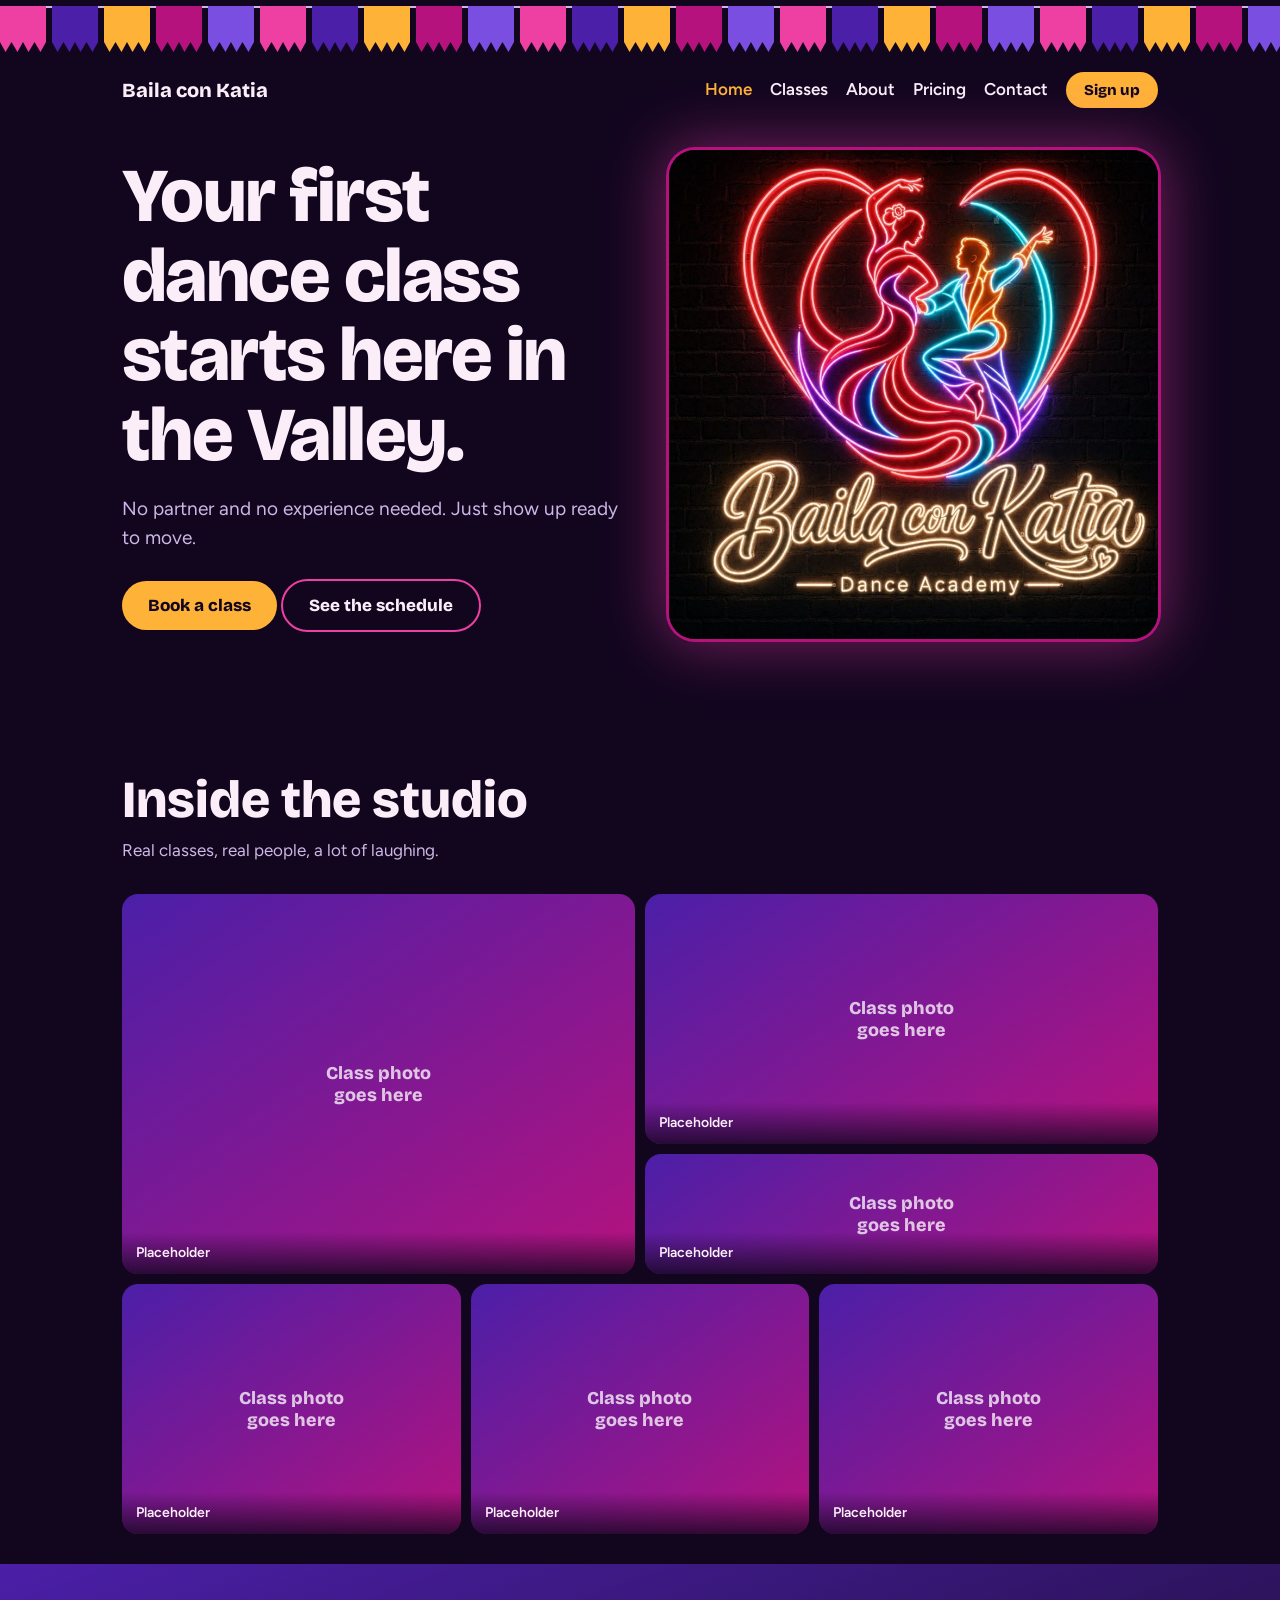
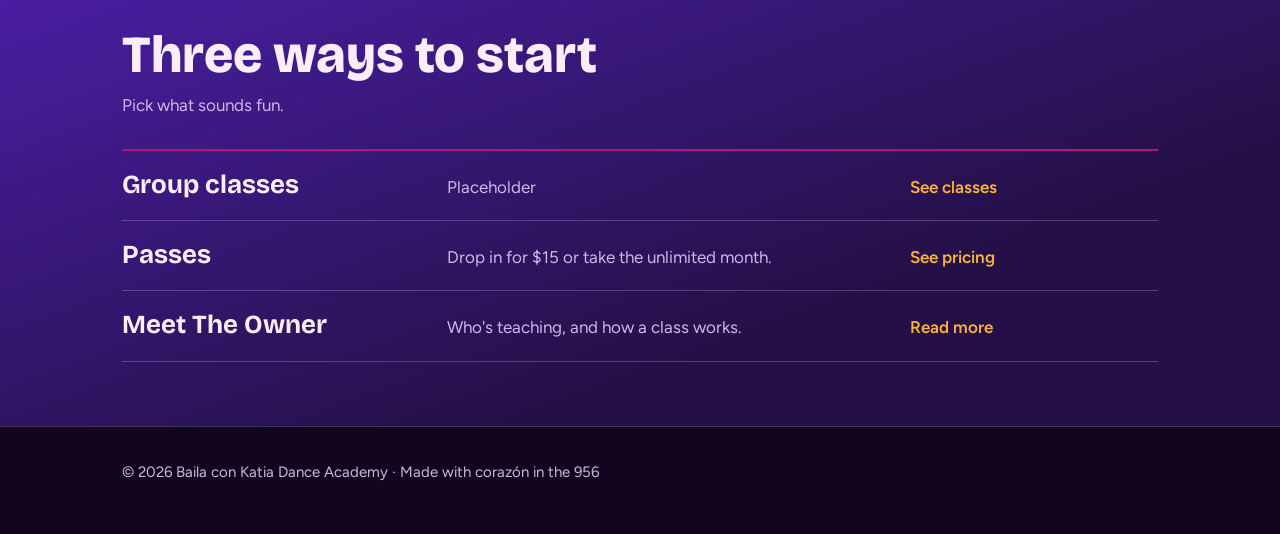
<file: index.html>
<!DOCTYPE html>
<html lang="en">
<head>
<meta charset="utf-8">
<meta name="viewport" content="width=device-width, initial-scale=1, viewport-fit=cover">
<meta name="theme-color" content="#12061f">
<title>Baila con Katia Dance Academy | Rio Grande Valley</title>
<meta name="description" content="Dance classes in Hidalgo County, Rio Grande Valley, TX. ">
<link rel="icon" href="images/neon-sign.jpg">
<link href="https://fonts.googleapis.com/css2?family=Bricolage+Grotesque:opsz,wght@12..96,500;12..96,800&family=Figtree:wght@400;600&display=swap" rel="stylesheet">
<link rel="stylesheet" href="css/styles.css">
</head>
<body>
<div class="picado" id="picado" aria-hidden="true"></div>
<div class="wrap">
<nav aria-label="Main"><b>Baila con Katia</b><div id="menu"><a href="index.html" aria-current="page">Home</a><a href="classes.html">Classes</a><a href="about.html">About</a><a href="pricing.html">Pricing</a><a href="contact.html">Contact</a><a class="btn" href="pricing.html" style="padding:9px 18px;font-size:15px">Sign up</a></div></nav>
<header class="hero">
<div>
<h1>Your first dance class starts here in the Valley.</h1>
<p>No partner and no experience needed. Just show up ready to move.</p>
<a class="btn" href="pricing.html">Book a class</a> <a class="btn ghost" href="classes.html">See the schedule</a>
</div>
<div class="sign"><img src="images/neon-sign.jpg" alt="Neon sign of a couple dancing inside a heart: Baila con Katia Dance Academy" width="900" height="900"></div>
</header>
</div>
<section style="padding-bottom:30px"><div class="wrap"><h2>Inside the studio</h2><p class="lead">Real classes, real people, a lot of laughing.</p><div class="gal" id="gal"></div></div></section>
<section class="band"><div class="wrap">
<h2>Three ways to start</h2>
<p class="lead">Pick what sounds fun.</p>
<div class="classes">
<a class="row" href="classes.html" style="text-decoration:none"><h3>Group classes</h3><span>Placeholder</span><em>See classes</em></a>
<a class="row" href="pricing.html" style="text-decoration:none"><h3>Passes</h3><span>Drop in for $15 or take the unlimited month.</span><em>See pricing</em></a>
<a class="row" href="about.html" style="text-decoration:none"><h3>Meet The Owner</h3><span>Who's teaching, and how a class works.</span><em>Read more</em></a>
</div></div></section>

<div class="bar" id="bar"><a class="btn" href="pricing.html">Book a class</a><a class="btn ghost" href="contact.html">Visit</a></div>
<footer><div class="wrap">© 2026 Baila con Katia Dance Academy · Made with corazón in the 956</div></footer>
<script src="js/main.js"></script>
</body>
</html>
</file>
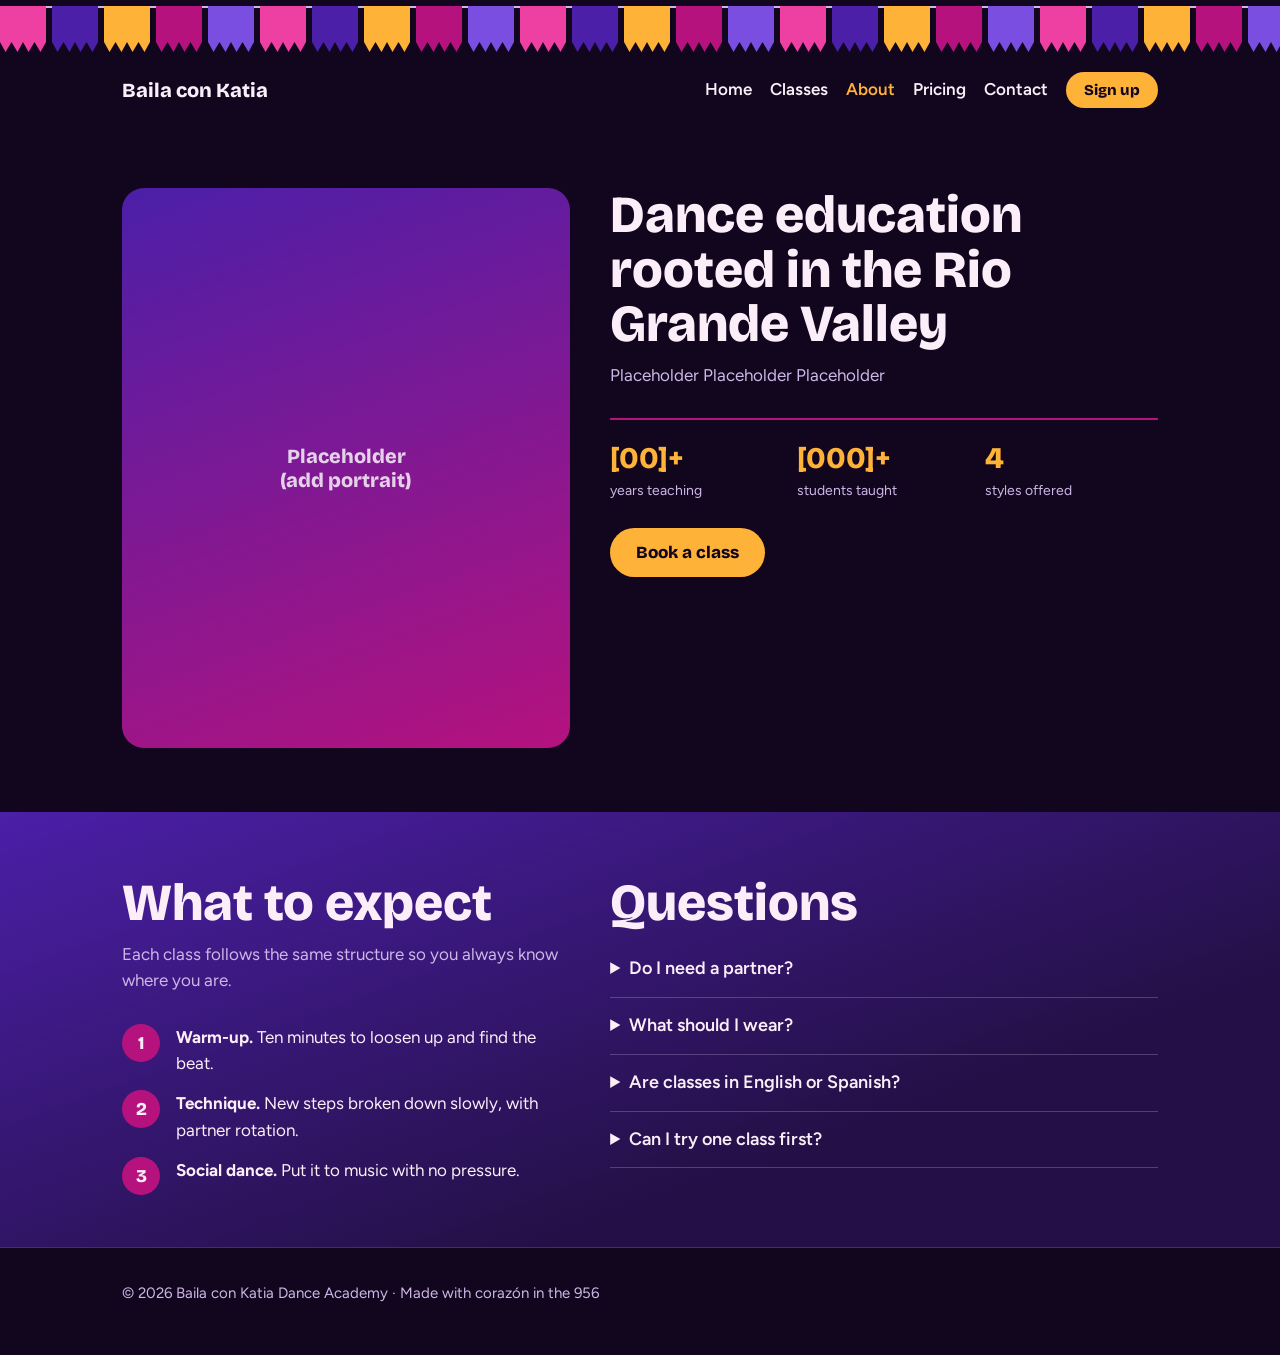
<file: about.html>
<!DOCTYPE html>
<html lang="en">
<head>
<meta charset="utf-8">
<meta name="viewport" content="width=device-width, initial-scale=1, viewport-fit=cover">
<meta name="theme-color" content="#12061f">
<title>About Katia | Baila con Katia</title>
<meta name="description" content="Latin dance classes in Hidalgo County, Rio Grande Valley, TX. Salsa, bachata, cumbia, kids classes and private lessons.">
<link rel="icon" href="images/neon-sign.jpg">
<link href="https://fonts.googleapis.com/css2?family=Bricolage+Grotesque:opsz,wght@12..96,500;12..96,800&family=Figtree:wght@400;600&display=swap" rel="stylesheet">
<link rel="stylesheet" href="css/styles.css">
</head>
<body>
<div class="picado" id="picado" aria-hidden="true"></div>
<div class="wrap">
<nav aria-label="Main"><b>Baila con Katia</b><div id="menu"><a href="index.html">Home</a><a href="classes.html">Classes</a><a href="about.html" aria-current="page">About</a><a href="pricing.html">Pricing</a><a href="contact.html">Contact</a><a class="btn" href="pricing.html" style="padding:9px 18px;font-size:15px">Sign up</a></div></nav>
</div>
<section><div class="wrap">
<div class="ab"><div class="portrait">Placeholder<br>(add portrait)</div>
<div><h2>Dance education rooted in the Rio Grande Valley</h2>
<p class="lead">Placeholder Placeholder Placeholder</p>
<div class="facts"><div><b>[00]+</b><span>years teaching</span></div><div><b>[000]+</b><span>students taught</span></div><div><b>4</b><span>styles offered</span></div></div>
<a class="btn" href="pricing.html">Book a class</a></div></div></div></section>
<section class="band"><div class="wrap ab">
<div><h2>What to expect</h2><p class="lead">Each class follows the same structure so you always know where you are.</p>
<ol class="steps"><li><strong>Warm-up.</strong> Ten minutes to loosen up and find the beat.</li><li><strong>Technique.</strong> New steps broken down slowly, with partner rotation.</li><li><strong>Social dance.</strong> Put it to music with no pressure.</li></ol></div>
<div><h2>Questions</h2>
<details><summary>Do I need a partner?</summary><p>No. We rotate partners during class.</p></details>
<details><summary>What should I wear?</summary><p>Comfortable clothes and shoes you can pivot in. Avoid sneakers with heavy grip.</p></details>
<details><summary>Are classes in English or Spanish?</summary><p>Both. Katia teaches in English y español.</p></details>
<details><summary>Can I try one class first?</summary><p>Yes. The drop-in pass is made for that.</p></details>
</div></div></section>

<div class="bar" id="bar"><a class="btn" href="pricing.html">Book a class</a><a class="btn ghost" href="contact.html">Visit</a></div>
<footer><div class="wrap">© 2026 Baila con Katia Dance Academy · Made with corazón in the 956</div></footer>
<script src="js/main.js"></script>
</body>
</html>
</file>
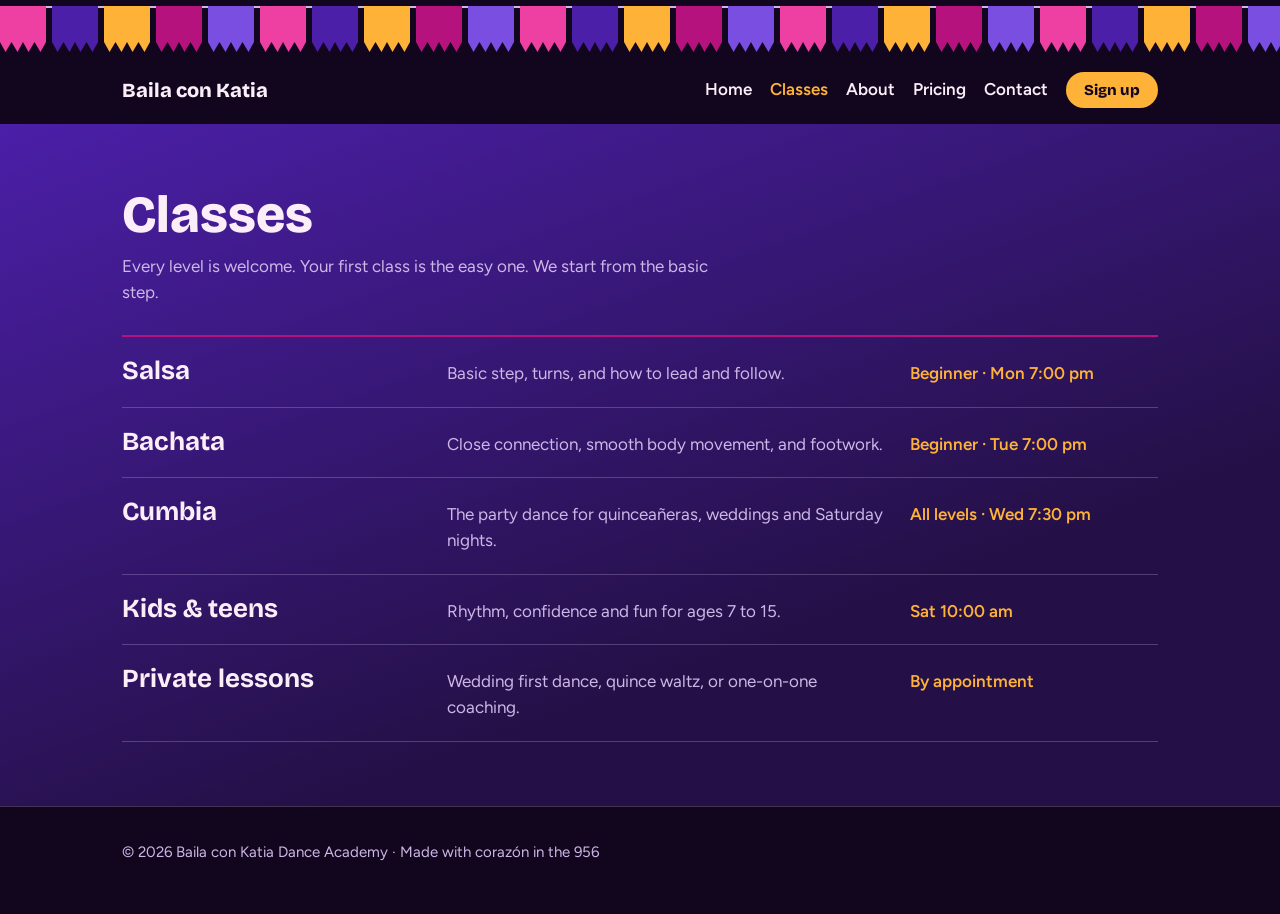
<file: classes.html>
<!DOCTYPE html>
<html lang="en">
<head>
<meta charset="utf-8">
<meta name="viewport" content="width=device-width, initial-scale=1, viewport-fit=cover">
<meta name="theme-color" content="#12061f">
<title>Classes | Baila con Katia</title>
<meta name="description" content="Latin dance classes in Hidalgo County, Rio Grande Valley, TX. Salsa, bachata, cumbia, kids classes and private lessons.">
<link rel="icon" href="images/neon-sign.jpg">
<link href="https://fonts.googleapis.com/css2?family=Bricolage+Grotesque:opsz,wght@12..96,500;12..96,800&family=Figtree:wght@400;600&display=swap" rel="stylesheet">
<link rel="stylesheet" href="css/styles.css">
</head>
<body>
<div class="picado" id="picado" aria-hidden="true"></div>
<div class="wrap">
<nav aria-label="Main"><b>Baila con Katia</b><div id="menu"><a href="index.html">Home</a><a href="classes.html" aria-current="page">Classes</a><a href="about.html">About</a><a href="pricing.html">Pricing</a><a href="contact.html">Contact</a><a class="btn" href="pricing.html" style="padding:9px 18px;font-size:15px">Sign up</a></div></nav>
</div>
<section class="band" id="classes"><div class="wrap">
<h2>Classes</h2>
<p class="lead">Every level is welcome. Your first class is the easy one. We start from the basic step.</p>
<div class="classes">
<div class="row"><h3>Salsa</h3><span>Basic step, turns, and how to lead and follow.</span><em>Beginner · Mon 7:00 pm</em></div>
<div class="row"><h3>Bachata</h3><span>Close connection, smooth body movement, and footwork.</span><em>Beginner · Tue 7:00 pm</em></div>
<div class="row"><h3>Cumbia</h3><span>The party dance for quinceañeras, weddings and Saturday nights.</span><em>All levels · Wed 7:30 pm</em></div>
<div class="row"><h3>Kids &amp; teens</h3><span>Rhythm, confidence and fun for ages 7 to 15.</span><em>Sat 10:00 am</em></div>
<div class="row"><h3>Private lessons</h3><span>Wedding first dance, quince waltz, or one-on-one coaching.</span><em>By appointment</em></div>
</div>
</div></section>

<div class="bar" id="bar"><a class="btn" href="pricing.html">Book a class</a><a class="btn ghost" href="contact.html">Visit</a></div>
<footer><div class="wrap">© 2026 Baila con Katia Dance Academy · Made with corazón in the 956</div></footer>
<script src="js/main.js"></script>
</body>
</html>
</file>
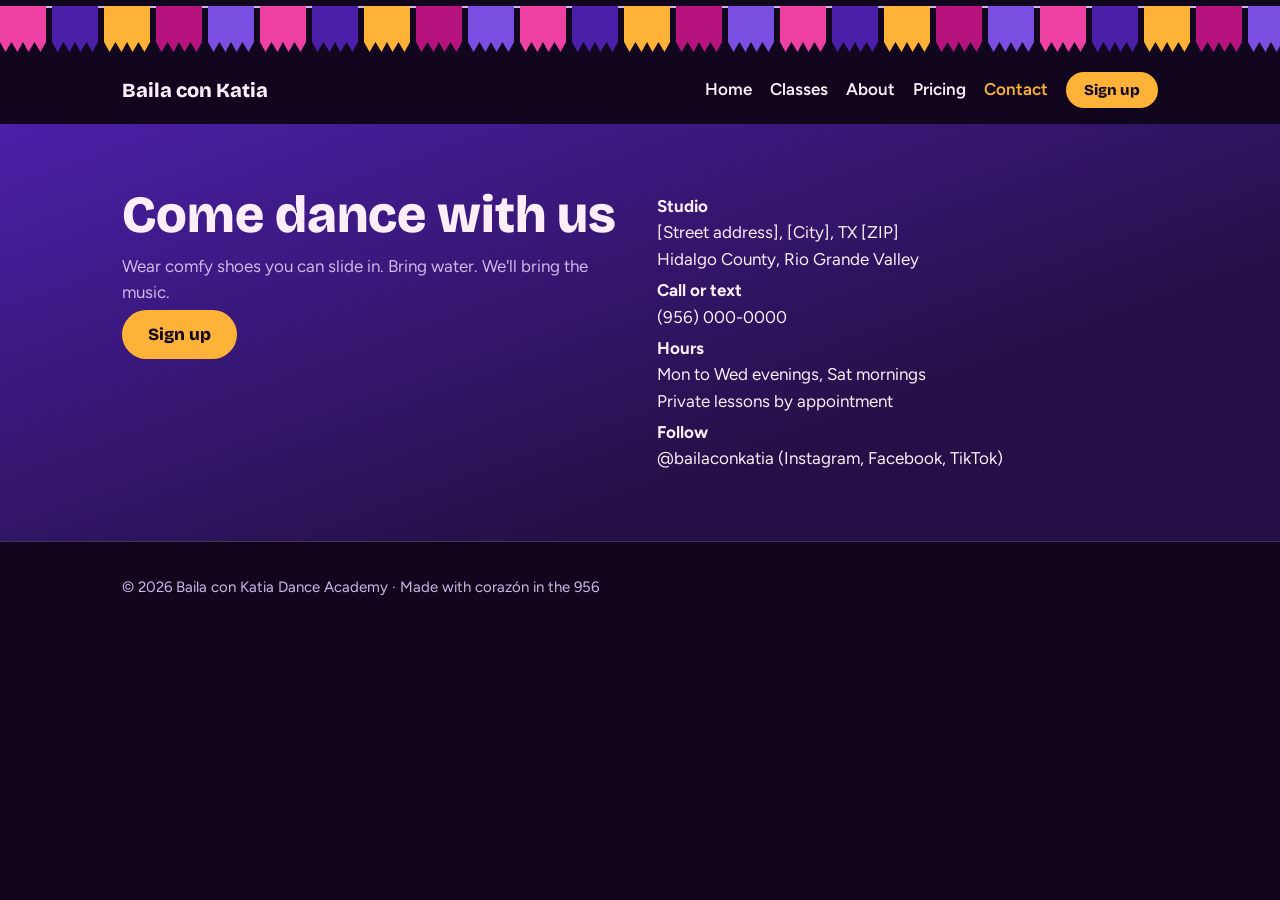
<file: contact.html>
<!DOCTYPE html>
<html lang="en">
<head>
<meta charset="utf-8">
<meta name="viewport" content="width=device-width, initial-scale=1, viewport-fit=cover">
<meta name="theme-color" content="#12061f">
<title>Contact and location | Baila con Katia</title>
<meta name="description" content="Latin dance classes in Hidalgo County, Rio Grande Valley, TX. Salsa, bachata, cumbia, kids classes and private lessons.">
<link rel="icon" href="images/neon-sign.jpg">
<link href="https://fonts.googleapis.com/css2?family=Bricolage+Grotesque:opsz,wght@12..96,500;12..96,800&family=Figtree:wght@400;600&display=swap" rel="stylesheet">
<link rel="stylesheet" href="css/styles.css">
</head>
<body>
<div class="picado" id="picado" aria-hidden="true"></div>
<div class="wrap">
<nav aria-label="Main"><b>Baila con Katia</b><div id="menu"><a href="index.html">Home</a><a href="classes.html">Classes</a><a href="about.html">About</a><a href="pricing.html">Pricing</a><a href="contact.html" aria-current="page">Contact</a><a class="btn" href="pricing.html" style="padding:9px 18px;font-size:15px">Sign up</a></div></nav>
</div>
<section class="band" id="visit"><div class="wrap info">
<div><h2>Come dance with us</h2><p class="lead">Wear comfy shoes you can slide in. Bring water. We'll bring the music.</p><a class="btn" href="pricing.html">Sign up</a></div>
<div><p><strong>Studio</strong><br>[Street address], [City], TX [ZIP]<br>Hidalgo County, Rio Grande Valley</p>
<p><strong>Call or text</strong><br>(956) 000-0000</p>
<p><strong>Hours</strong><br>Mon to Wed evenings, Sat mornings<br>Private lessons by appointment</p>
<p><strong>Follow</strong><br>@bailaconkatia (Instagram, Facebook, TikTok)</p></div>
</div></section>

<div class="bar" id="bar"><a class="btn" href="pricing.html">Book a class</a><a class="btn ghost" href="contact.html">Visit</a></div>
<footer><div class="wrap">© 2026 Baila con Katia Dance Academy · Made with corazón in the 956</div></footer>
<script src="js/main.js"></script>
</body>
</html>
</file>
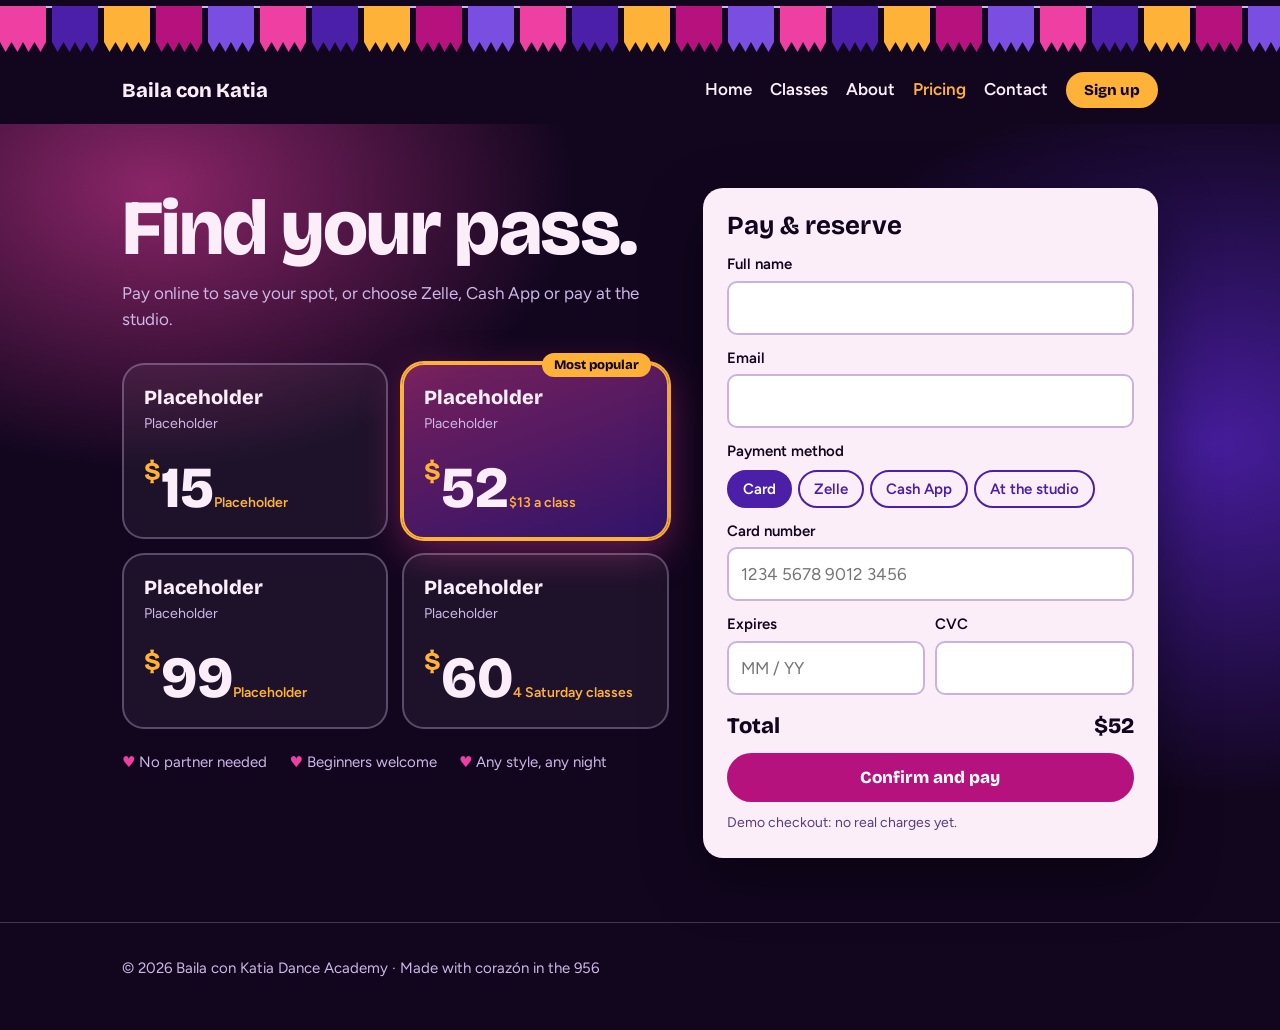
<file: pricing.html>
<!DOCTYPE html>
<html lang="en">
<head>
<meta charset="utf-8">
<meta name="viewport" content="width=device-width, initial-scale=1, viewport-fit=cover">
<meta name="theme-color" content="#12061f">
<title>Pricing and sign up | Baila con Katia</title>
<meta name="description" content="Latin dance classes in Hidalgo County, Rio Grande Valley, TX. Salsa, bachata, cumbia, kids classes and private lessons.">
<link rel="icon" href="images/neon-sign.jpg">
<link href="https://fonts.googleapis.com/css2?family=Bricolage+Grotesque:opsz,wght@12..96,500;12..96,800&family=Figtree:wght@400;600&display=swap" rel="stylesheet">
<link rel="stylesheet" href="css/styles.css">
</head>
<body class="nobar">
<div class="picado" id="picado" aria-hidden="true"></div>
<div class="wrap">
<nav aria-label="Main"><b>Baila con Katia</b><div id="menu"><a href="index.html">Home</a><a href="classes.html">Classes</a><a href="about.html">About</a><a href="pricing.html" aria-current="page">Pricing</a><a href="contact.html">Contact</a><a class="btn" href="pricing.html" style="padding:9px 18px;font-size:15px">Sign up</a></div></nav>
</div>
<section class="hot" id="pay"><div class="wrap pay">
<div>
<h2>Find your pass.</h2>
<p class="lead">Pay online to save your spot, or choose Zelle, Cash App or pay at the studio.</p>
<div class="pkgs" id="pkgs"></div>
<ul class="perks"><li>No partner needed</li><li>Beginners welcome</li><li>Any style, any night</li></ul>
</div>
<div class="box">
<h3>Pay &amp; reserve</h3>
<form id="f" novalidate>
<label for="n">Full name</label><input id="n" autocomplete="name">
<label for="e">Email</label><input id="e" type="email" autocomplete="email">
<label>Payment method</label>
<div class="tabs" id="tabs"></div>
<div id="card">
<label for="cn">Card number</label><input id="cn" inputmode="numeric" autocomplete="cc-number" placeholder="1234 5678 9012 3456">
<div class="two"><div><label for="ex">Expires</label><input id="ex" placeholder="MM / YY" autocomplete="cc-exp"></div><div><label for="cv">CVC</label><input id="cv" inputmode="numeric" autocomplete="cc-csc"></div></div>
</div>
<p id="alt" class="note" style="display:none"></p>
<div class="total"><span>Total</span><span id="tot">$0</span></div>
<button class="btn" type="submit">Confirm and pay</button>
<div id="done" role="status"></div>
<p class="note">Demo checkout: no real charges yet.</p>
</form>
</div>
</div></section>

<div class="bar" id="bar"><a class="btn" href="pricing.html">Book a class</a><a class="btn ghost" href="contact.html">Visit</a></div>
<footer><div class="wrap">© 2026 Baila con Katia Dance Academy · Made with corazón in the 956</div></footer>
<script src="js/main.js"></script>
</body>
</html>
</file>
<file: css/styles.css>
:root{--ink:#12061f;--deep:#241046;--violet:#4b1fa8;--fuchsia:#b5127e;--hot:#ee3fa3;--gold:#ffb238;--paper:#fbeef8;--mute:#cdb7e6;
box-sizing:border-box;padding-top:env(safe-area-inset-top,0px);padding-bottom:env(safe-area-inset-bottom,0px);color-scheme:dark}
html{scroll-padding-top:env(safe-area-inset-top,0px);scroll-behavior:smooth}
*,*:before,*:after{box-sizing:inherit}
body{margin:0;background:var(--ink);color:var(--paper);font:400 17px/1.55 Figtree,system-ui,sans-serif}
h1,h2,h3{font-family:"Bricolage Grotesque",Georgia,sans-serif;line-height:1.05;margin:0}
a{color:inherit}
:focus-visible{outline:3px solid var(--gold);outline-offset:3px}
.wrap{max-width:1080px;margin:0 auto;padding:0 22px}
.picado{height:56px;position:relative;overflow:hidden;background:linear-gradient(var(--mute),var(--mute)) 0 6px/100% 2px no-repeat;display:flex;gap:6px;padding-top:6px}
.picado i{flex:0 0 46px;height:46px;clip-path:polygon(0 0,100% 0,100% 78%,88% 100%,75% 78%,62% 100%,50% 78%,38% 100%,25% 78%,12% 100%,0 78%)}
nav{display:flex;justify-content:space-between;align-items:center;padding:16px 0;gap:14px}
nav b{font:800 20px "Bricolage Grotesque",sans-serif}
nav div a{margin-left:18px;text-decoration:none;font-weight:600}
.btn{display:inline-block;background:var(--gold);color:var(--ink);font:800 17px "Bricolage Grotesque",sans-serif;padding:14px 26px;border-radius:999px;border:0;text-decoration:none;cursor:pointer}
.btn:hover{background:#ffc766}
.btn.ghost{background:none;color:var(--paper);border:2px solid var(--hot)}
.hero{display:grid;grid-template-columns:1.05fr 1fr;gap:34px;align-items:center;padding:26px 0 70px}
.hero h1{font-size:clamp(40px,6.4vw,76px);font-weight:800;letter-spacing:-.02em}
.hero p{color:var(--mute);font-size:19px;max-width:30em;margin:18px 0 26px}
.sign{border-radius:26px;overflow:hidden;box-shadow:0 0 0 3px var(--fuchsia),0 0 60px 6px rgba(238,63,163,.45);animation:on 1.6s steps(1,end) 1}
.sign img{display:block;width:100%;height:auto}
@keyframes on{0%{filter:brightness(.25)}12%{filter:brightness(1)}20%{filter:brightness(.3)}28%{filter:brightness(1)}36%{filter:brightness(.4)}100%{filter:brightness(1)}}
@media (prefers-reduced-motion:reduce){.sign{animation:none}html{scroll-behavior:auto}}
section{padding:64px 0}
.band{background:linear-gradient(160deg,var(--violet),var(--deep) 70%)}
h2{font-size:clamp(32px,5vw,52px);font-weight:800;margin-bottom:10px}
.lead{color:var(--mute);max-width:36em;margin:0 0 30px}
.classes{display:grid;gap:0;border-top:2px solid var(--fuchsia)}
.row{display:grid;grid-template-columns:1.1fr 1.6fr .9fr;gap:8px 22px;padding:20px 0;border-bottom:1px solid rgba(205,183,230,.28);align-items:baseline}
.row h3{font-size:26px}
.row span{color:var(--mute)}
.row em{font-style:normal;font-weight:600;color:var(--gold)}
.pay{display:grid;grid-template-columns:1.2fr 1fr;gap:34px;align-items:start}
.pkgs{display:grid;gap:10px}
.pkg{display:flex;justify-content:space-between;gap:14px;align-items:center;width:100%;text-align:left;color:inherit;font:inherit;background:rgba(255,255,255,.05);border:2px solid rgba(205,183,230,.35);border-radius:14px;padding:16px 18px;cursor:pointer}
.pkg[aria-pressed=true]{border-color:var(--hot);background:rgba(238,63,163,.18)}
.pkg strong{font:800 20px "Bricolage Grotesque",sans-serif;display:block}
.pkg small{color:var(--mute)}
.pkg .pr{font:800 26px "Bricolage Grotesque",sans-serif;color:var(--gold)}
.box{background:var(--paper);color:var(--ink);border-radius:20px;padding:24px}
.box h3{font-size:26px;margin-bottom:14px}
label{display:block;font-weight:600;font-size:15px;margin:12px 0 4px}
input{width:100%;font:inherit;padding:12px;border:2px solid #c9b3dd;border-radius:10px;background:#fff;color:var(--ink)}
.tabs{display:flex;gap:6px;flex-wrap:wrap;margin:6px 0 4px}
.tabs button{font:600 15px Figtree,sans-serif;padding:8px 14px;border-radius:999px;border:2px solid var(--violet);background:none;color:var(--violet);cursor:pointer}
.tabs button[aria-pressed=true]{background:var(--violet);color:#fff}
.two{display:grid;grid-template-columns:1fr 1fr;gap:10px}
.total{display:flex;justify-content:space-between;font:800 22px "Bricolage Grotesque",sans-serif;margin:18px 0 14px}
.box .btn{width:100%;background:var(--fuchsia);color:#fff}
.note{font-size:14px;color:#5b3d80;margin:10px 0 0}
#done{display:none;margin-top:14px;padding:14px;border-radius:12px;background:#e9ffe9;color:#0d4a1c;font-weight:600}
.info{display:grid;grid-template-columns:1fr 1fr;gap:34px}
.info p{margin:.3em 0}
footer{padding:34px 0 50px;color:var(--mute);font-size:15px;border-top:1px solid rgba(205,183,230,.25)}
@media (max-width:820px){.hero,.pay,.info{grid-template-columns:1fr}.row{grid-template-columns:1fr}nav div a:not(.btn){margin-left:10px;font-size:15px}nav{flex-wrap:wrap}}
[hidden]{display:none!important}#menu a[aria-current]{color:var(--gold)}a.row:hover h3{color:var(--hot)}
.gal{display:grid;grid-template-columns:repeat(6,1fr);grid-auto-rows:120px;gap:10px;margin-top:8px}
.gal figure{margin:0;border-radius:16px;overflow:hidden;position:relative;background:linear-gradient(145deg,var(--violet),var(--fuchsia));display:flex;align-items:flex-end}
.gal figure:nth-child(1){grid-column:span 3;grid-row:span 3}.gal figure:nth-child(2){grid-column:span 3;grid-row:span 2}.gal figure:nth-child(3){grid-column:span 3;grid-row:span 1}
.gal figure:nth-child(4),.gal figure:nth-child(5),.gal figure:nth-child(6){grid-column:span 2;grid-row:span 2}
.gal img{position:absolute;inset:0;width:100%;height:100%;object-fit:cover}
.gal figcaption{position:relative;padding:10px 14px;font-weight:600;font-size:14px;background:linear-gradient(transparent,rgba(18,6,31,.8));width:100%}
.gal .ph{position:absolute;inset:0;display:grid;place-items:center;color:rgba(255,255,255,.75);font:800 18px "Bricolage Grotesque",sans-serif;text-align:center;padding:10px}
.gnote{color:var(--mute);font-size:14px;margin-top:12px}
.hot{background:radial-gradient(600px 400px at 12% 8%,rgba(238,63,163,.55),transparent 70%),radial-gradient(700px 500px at 95% 40%,rgba(75,31,168,.9),transparent 70%),var(--ink)}
.hot h2{font-size:clamp(40px,7vw,78px);letter-spacing:-.02em}
.pkgs{grid-template-columns:1fr 1fr;gap:14px}
.pkg{flex-direction:column;align-items:flex-start;justify-content:space-between;min-height:176px;position:relative;border-radius:22px;padding:20px;transition:transform .15s,box-shadow .15s,border-color .15s}
.pkg:hover{transform:translateY(-3px)}
.pkg[aria-pressed=true]{border-color:var(--gold);background:linear-gradient(160deg,rgba(238,63,163,.45),rgba(75,31,168,.55));box-shadow:0 0 0 2px var(--gold),0 12px 40px rgba(238,63,163,.4)}
.pkg .pr{font-size:clamp(40px,6vw,58px);line-height:1;color:var(--paper)}
.pkg .pr sup{font-size:.45em;vertical-align:top;color:var(--gold)}
.pkg em{font-style:normal;font-size:14px;color:var(--gold);font-weight:600}
.pkg .tag{position:absolute;top:-12px;right:16px;background:var(--gold);color:var(--ink);font:800 13px "Bricolage Grotesque",sans-serif;padding:4px 12px;border-radius:999px}
.perks{display:flex;gap:10px 22px;flex-wrap:wrap;margin:22px 0 0;color:var(--mute);font-size:15px;padding:0;list-style:none}
.perks li:before{content:"\2665\00a0";color:var(--hot)}
.box{box-shadow:0 20px 60px rgba(0,0,0,.45);position:sticky;top:16px}
.ab{display:grid;grid-template-columns:.9fr 1.1fr;gap:40px;align-items:start}
.portrait{aspect-ratio:4/5;border-radius:22px;background:linear-gradient(160deg,var(--violet),var(--fuchsia));display:grid;place-items:center;text-align:center;padding:20px;font:800 20px "Bricolage Grotesque",sans-serif;color:rgba(255,255,255,.8)}
.facts{display:grid;grid-template-columns:repeat(3,1fr);gap:14px;margin:26px 0;border-top:2px solid var(--fuchsia);padding-top:20px}
.facts b{display:block;font:800 30px "Bricolage Grotesque",sans-serif;color:var(--gold)}.facts span{color:var(--mute);font-size:14px}
.steps{counter-reset:s;list-style:none;padding:0;margin:0;display:grid;gap:14px}
.steps li{counter-increment:s;padding-left:54px;position:relative}
.steps li:before{content:counter(s);position:absolute;left:0;top:0;width:38px;height:38px;border-radius:50%;background:var(--fuchsia);display:grid;place-items:center;font:800 18px "Bricolage Grotesque",sans-serif}
details{border-bottom:1px solid rgba(205,183,230,.28);padding:14px 0}summary{cursor:pointer;font-weight:600;font-size:18px}details p{color:var(--mute);margin:8px 0 0}
.bar{display:none}
@media (max-width:820px){
body{font-size:16px;padding-bottom:calc(76px + env(safe-area-inset-bottom,0px))}
.wrap{padding:0 18px}section{padding:44px 0}
nav{flex-direction:column;align-items:flex-start;gap:8px;padding:12px 0}
#menu{display:flex;gap:8px;overflow-x:auto;width:100%;padding-bottom:6px;-webkit-overflow-scrolling:touch}
#menu a{margin:0!important;flex:0 0 auto;padding:9px 16px;border:1.5px solid rgba(205,183,230,.4);border-radius:999px;font-size:15px!important}
#menu a[aria-current]{background:var(--hot);color:#fff;border-color:var(--hot)}
#menu .btn{display:none}
.hero{padding-bottom:44px;gap:24px}.hero .btn{width:100%;text-align:center;margin:0 0 10px}
.pkgs{gap:10px}.pkg{min-height:150px;padding:16px}
.box{position:static}.ab,.facts{grid-template-columns:1fr}.facts{grid-template-columns:repeat(3,1fr)}
.portrait{aspect-ratio:16/10}
.gal{grid-template-columns:repeat(2,1fr);grid-auto-rows:130px}.gal figure:nth-child(n){grid-column:span 1;grid-row:span 1}.gal figure:nth-child(1){grid-column:span 2;grid-row:span 2}
.bar{display:flex;position:fixed;left:0;right:0;bottom:0;z-index:9;gap:10px;padding:12px 16px calc(12px + env(safe-area-inset-bottom,0px));background:rgba(18,6,31,.94);backdrop-filter:blur(8px);border-top:1px solid rgba(205,183,230,.3)}
.bar .btn{flex:1;text-align:center;padding:13px 10px}.bar .btn.ghost{flex:0 0 auto}}
.nobar .bar{display:none!important}

/* fit-to-screen hardening */
html{-webkit-text-size-adjust:100%;text-size-adjust:100%;max-width:100%;overflow-x:hidden}
body{max-width:100%;overflow-x:hidden;min-height:100vh}
img,svg,video{max-width:100%;height:auto}
.hero>*,.pay>*,.info>*,.ab>*,.row>*,.facts>*,.two>*{min-width:0}
.two{grid-template-columns:minmax(0,1fr) minmax(0,1fr)}
.gal{grid-template-columns:repeat(6,minmax(0,1fr))}
.pkgs{grid-template-columns:minmax(0,1fr) minmax(0,1fr)}
.pkg,.box,input{max-width:100%}
.hero h1,h2,h3,p,.lead{overflow-wrap:break-word}
@media (max-width:820px){
.gal{grid-template-columns:repeat(2,minmax(0,1fr))}
.pkgs{grid-template-columns:minmax(0,1fr)}
.pkg{flex-direction:row;align-items:center;min-height:0;padding:16px}
.pkg .pr{font-size:40px}.pkg em{display:block}
.pkg .tag{top:-11px}
.facts{grid-template-columns:repeat(3,minmax(0,1fr))}.facts b{font-size:24px}
.hero h1{font-size:clamp(34px,10.5vw,52px)}
h2,.hot h2{font-size:clamp(30px,9vw,44px)}
.row h3{font-size:24px}
.total{font-size:20px}
.box{padding:20px 16px}
.portrait{aspect-ratio:16/10}
}
@media (max-width:380px){body{font-size:15.5px}.wrap{padding:0 14px}.facts span{font-size:12px}}
@media (max-width:820px){.gal figure:nth-child(6){grid-column:span 2}}
</file>
